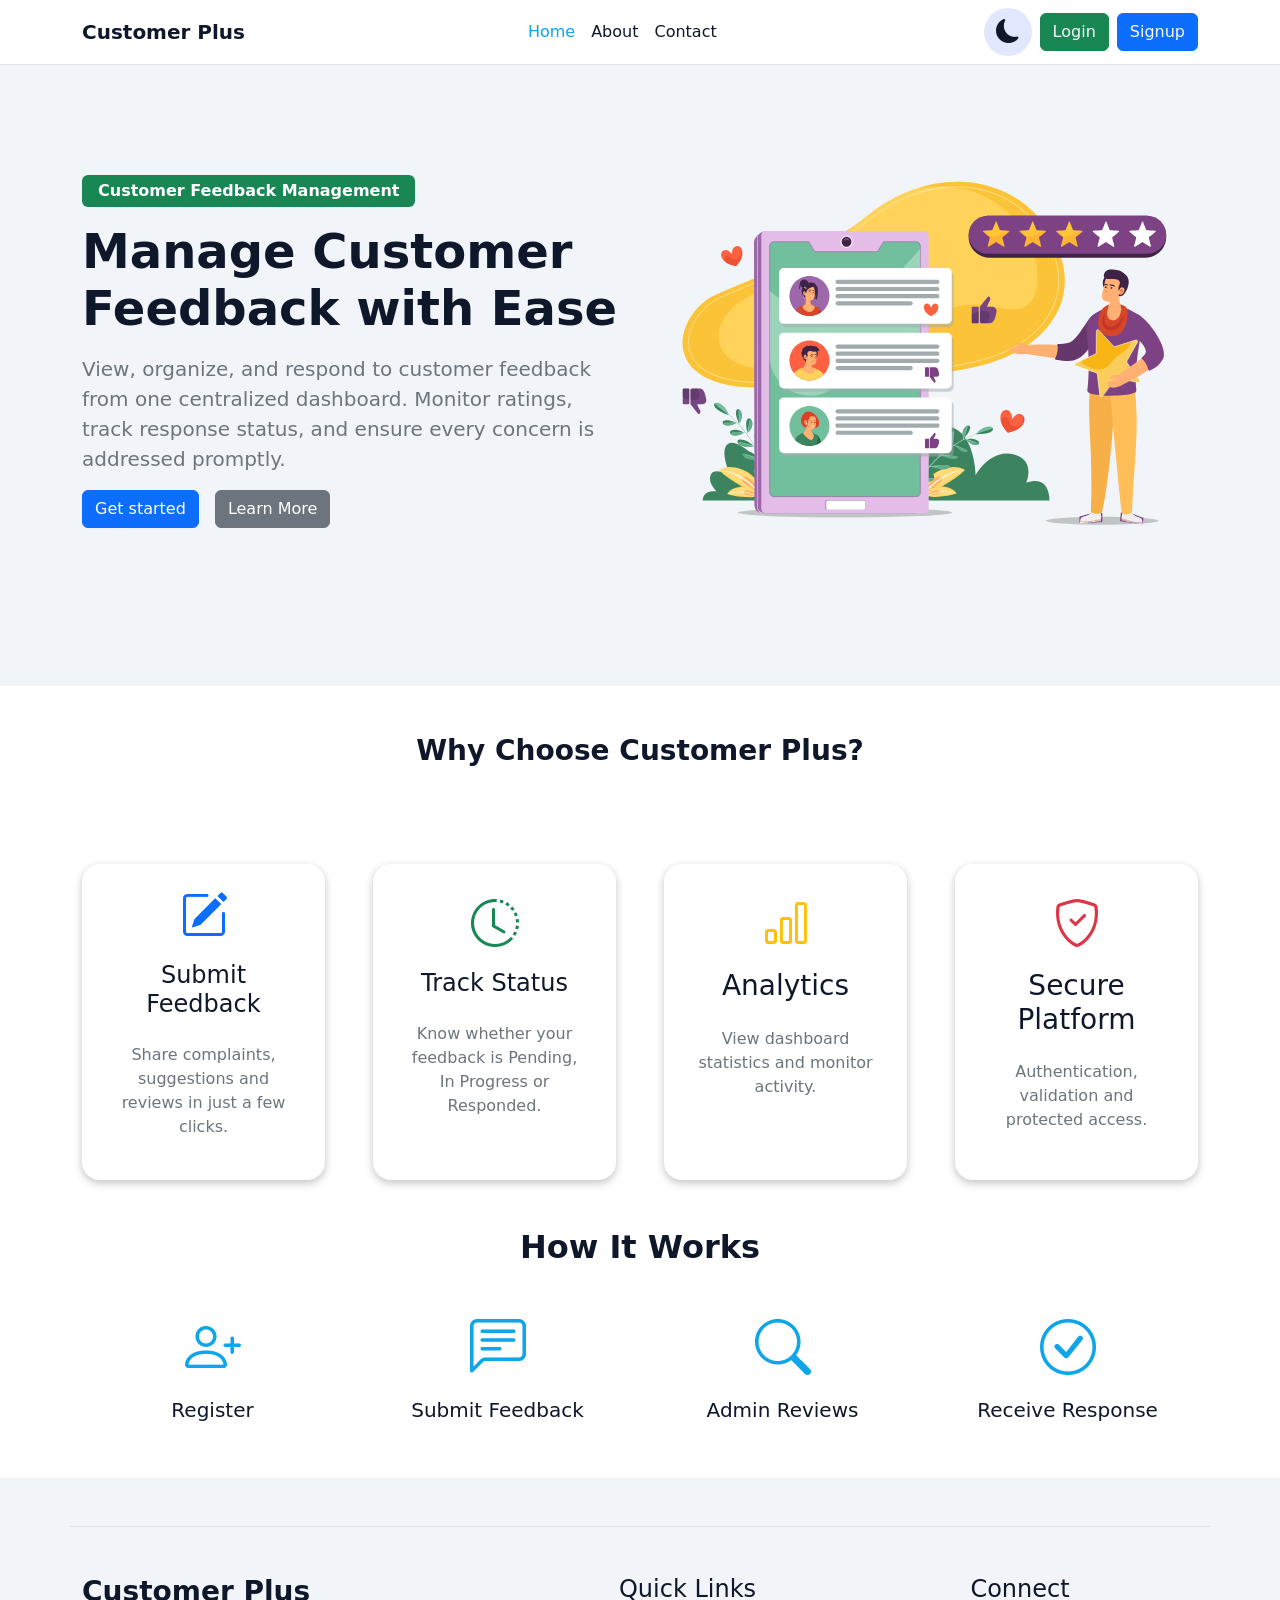
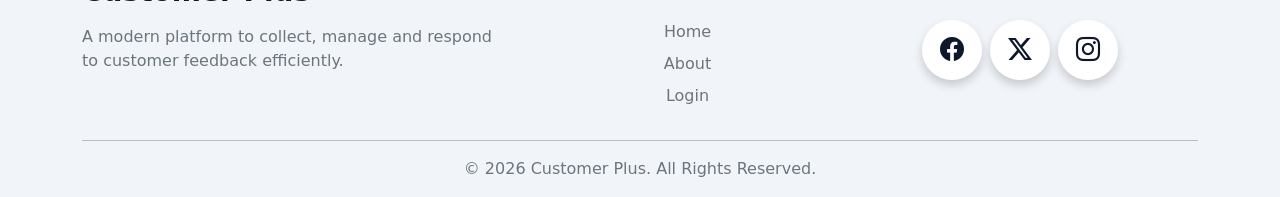
<file: index.html>
<!DOCTYPE html>
<html lang="en">
<head>
    <meta charset="UTF-8">
    <meta name="viewport" content="width=device-width, initial-scale=1.0">
    <title>Customer Plus</title>
    <link rel="shortcut icon" href="assets/icons/favicon.png" type="image/x-icon">
    <link rel="stylesheet" href="styles/styles.css">
    <link href="
    https://cdn.jsdelivr.net/npm/bootstrap-icons@1.13.1/font/bootstrap-icons.min.css
    " rel="stylesheet">
    <link href="https://cdn.jsdelivr.net/npm/bootstrap@5.3.8/dist/css/bootstrap.min.css" rel="stylesheet" integrity="sha384-sRIl4kxILFvY47J16cr9ZwB07vP4J8+LH7qKQnuqkuIAvNWLzeN8tE5YBujZqJLB" crossorigin="anonymous">
</head>


<body class="bg">
<nav class="navbar navbar-expand-lg text surface border-bottom">
    <div class="container">

        <a class="navbar-brand fw-bold" href="#">
            Customer Plus 
        </a>

        <!-- Mobile Controls -->
        <div class="d-flex d-lg-none align-items-center gap-2 ms-auto">
            <button class="btn border-0 icon-bg" id="theme">
                <i class="bi bi-sun-fill fs-4 d-none" id="light"></i>
                <i class="bi bi-moon-fill fs-4" id="dark"></i>
            </button>

            <button class="navbar-toggler text"
                    type="button"
                    data-bs-toggle="collapse"
                    data-bs-target="#navbarMenu">
                <span class="navbar-toggler-icon"></span>
            </button>
        </div>

        <div class="collapse navbar-collapse" id="navbarMenu">

            <ul class="navbar-nav mx-auto text-center">
                <li class="nav-item">
                    <a class="nav-link active fw-medium" href="#">Home</a>
                </li>

                <li class="nav-item">
                    <a class="nav-link  fw-medium" href="#about">About</a>
                </li>

                <li class="nav-item">
                    <a class="nav-link  fw-medium" href="#contact">Contact</a>
                </li>
            </ul>

            <div class="d-flex flex-column flex-lg-row align-items-center gap-2 mt-3 mt-lg-0">

                <!-- Desktop Theme -->
                <button class="btn border-0 icon-bg d-none d-lg-block" id="theme2">
                    <i class="bi bi-sun-fill fs-4 d-none" id="light2"></i>
                    <i class="bi bi-moon-fill fs-4" id="dark2"></i>
                </button>

                <button class="btn btn-success text-light" id="login">
                    <span class="login-text">
                        Login
                    </span>
                    <span class="spinner-border spinner-border-sm d-none login-spinner"></span>
                </button>

                <button class="btn btn-primary text-light" id="register">
                    <span class="register-text">
                        Signup
                    </span>
                    <span class="spinner-border spinner-border-sm d-none register-spinner"></span>
                </button>
            </div>

        </div>

    </div>
</nav>

<div class="container py-5 mt-5 mb-5 ">
    <div class="row justify-content-center align-items-center mb-5">

        <div class="col-lg-6">
            <span class="badge bg-success px-3 py-2 fs-6 mb-3">
                Customer Feedback Management
            </span>

            <h3 class="fw-bold display-5 mb-3 text">
                Manage Customer Feedback with Ease
            </h3>

            <p class="lead text-secondary">
                View, organize, and respond to customer feedback from one centralized dashboard.
                Monitor ratings, track response status, and ensure every concern is addressed promptly.
            </p>
            <div class="btn-container d-flex  gap-3 mt-2">
                <a href="pages/register.html" class="btn btn-primary">Get started</a>
                <a href="#about" class="btn btn-secondary">Learn More</a>
            </div>
        </div>

        <!-- Right Content -->
        <div class="d-none d-md-inline col-lg-6 text-center">
            <img src="assets/svg/Online customer reviews.svg"
                 class="img-fluid img"
                 style="max-height:420px;"
                 alt="Feedback Illustration">
        </div>

    </div>
</div>

<div class="container-fluid surface mt-5 mb-5 pb-5" id="about">
    <div class="container mt-5 pt-4">
        <h3 class="text fw-bold text-center mt-4">Why Choose Customer Plus?</h3>
        <div class="row mt-5 g-5 justify-content-center">
            <div class="col-12 col-md-3">
                <div class="card border-0  h-100 p-3 surface text">
                        <div class="card-body text-center p-2 ">
                            <i class="bi bi-pencil-square display-5 text-primary"></i>
                            <h4 class="mt-3">
                                Submit Feedback
                            </h4>
                            <p class="text-secondary pt-3">Share complaints, suggestions and reviews in just a few clicks.
                            </p>
                        </div>
                    </div>
            </div>

            <div class="col-12 col-md-3">
                <div class="card border-0  h-100 p-3 surface text">
                    <div class="card-body text-center" >
                        <i class="bi bi-clock-history display-5 text-success"></i>
                        <h4 class="mt-3">
                            Track Status
                        </h4>
                        <p class=" text-secondary pt-3">Know whether your feedback is Pending, In Progress or Responded.</p>
                    </div>
                </div>
            </div>

            <div class="col-12 col-md-3">
                <div class="card border-0  h-100 p-3 surface text">
                    <div class="card-body text-center">
                        <i class="bi bi-bar-chart display-5 text-warning"></i>
                        <h3 class="mt-3">Analytics</h3>
                        <p class="pt-3 text-secondary">View dashboard statistics and monitor activity.</p>
                    </div>
                </div>
            </div>

            <div class="col-12 col-md-3">
                <div class="card border-0  text surface h-100 p-3">
                    <div class="card-body text-center">
                        <i class="bi bi-shield-check display-5 text-danger"></i>
                        <h3 class="mt-3">Secure Platform</h3>
                        <p class="text-secondary pt-3">
                            Authentication, validation and protected access.
                        </p>
                    </div>
                </div>
            </div>

        </div>
    </div>


    <!--Flow--> 
    <div class="container">
        <h2 class="mt-4 pt-4 fw-bold text-center text">How It Works</h2>

            <div class="row text-center mt-4 g-4">
                <div class="col-12 col-md-3">
                    <i class="bi bi-person-plus display-4 active"></i>
                    <h5 class="mt-3 text">Register</h5>
                </div>

                <div class="col-12 col-md-3">
                    <i class="bi bi-chat-left-text display-4 active"></i>
                    <h5 class="mt-3 text">Submit Feedback</h5>
                </div>

                <div class="col-12 col-md-3">
                    <i class="bi bi-search display-4 active"></i>
                    <h5 class="mt-3 text">Admin Reviews</h5>
                </div>

                <div class="col-12 col-md-3">
                    <i class="bi bi-check-circle display-4 active"></i>
                    <h5 class="mt-3 text">Receive Response</h5>
                </div>
            </div>
    </div>
    
</div>

<footer class="container border-top mt-5 pt-5 pb-3" id="contact">

    <div class="row gy-4">

        <div class="col-md-5 text-center text-md-start">
            <h3 class="fw-bold text">Customer Plus</h3>

            <p class="text-secondary mt-3">
                A modern platform to collect, manage and respond <br> to customer
                feedback efficiently.
            </p>
        </div>

        <div class="col-md-3 text-center">
            <h4 class="text">Quick Links</h4>

            <ul class="list-unstyled mt-3">
                <li class="mb-2">
                    <a href="#" class="text-secondary text-decoration-none">Home</a>
                </li>

                <li class="mb-2">
                    <a href="#about" class="text-secondary text-decoration-none">About</a>
                </li>

                <li class="mb-2">
                    <a href="pages/login.html" class="text-secondary text-decoration-none">Login</a>
                </li>
            </ul>
        </div>

        <div class="col-md-4 text-center">
            <h4 class="text">Connect</h4>

            <div class="mt-3 d-flex gap-2 justify-content-center">

                <!-- <a href="#" class="btn btn-outline-primary rounded-circle mx-1">
                    <i class="bi bi-facebook"></i>
                </a>

                <a href="#" class="btn btn-outline-info rounded-circle mx-1">
                    <i class="bi bi-twitter-x"></i>
                </a>

                <a href="#" class="btn btn-outline-danger rounded-circle mx-1">
                    <i class="bi bi-instagram"></i>
                </a> -->

                <a href="#" class="text-decoration-none text social-icon"><i class="bi bi-facebook fs-4"></i></a>
                <a href="#" class="text-decoration-none text social-icon"><i class="bi bi-twitter-x fs-4"></i></a>
                <a href="#" class="text-decoration-none text social-icon"><i class="bi bi-instagram fs-4"></i></a>

            </div>


        </div>

    </div>

    <hr class="text">

    <p class="text-secondary text-center mb-0">
        © 2026 Customer Plus. All Rights Reserved.
    </p>

</footer>


<script src="script/script.js"></script>
<script src="script/theme2.js"></script>
<script src="https://cdn.jsdelivr.net/npm/bootstrap@5.3.8/dist/js/bootstrap.bundle.min.js" integrity="sha384-FKyoEForCGlyvwx9Hj09JcYn3nv7wiPVlz7YYwJrWVcXK/BmnVDxM+D2scQbITxI" crossorigin="anonymous"></script>
</body>
</html>
</file>
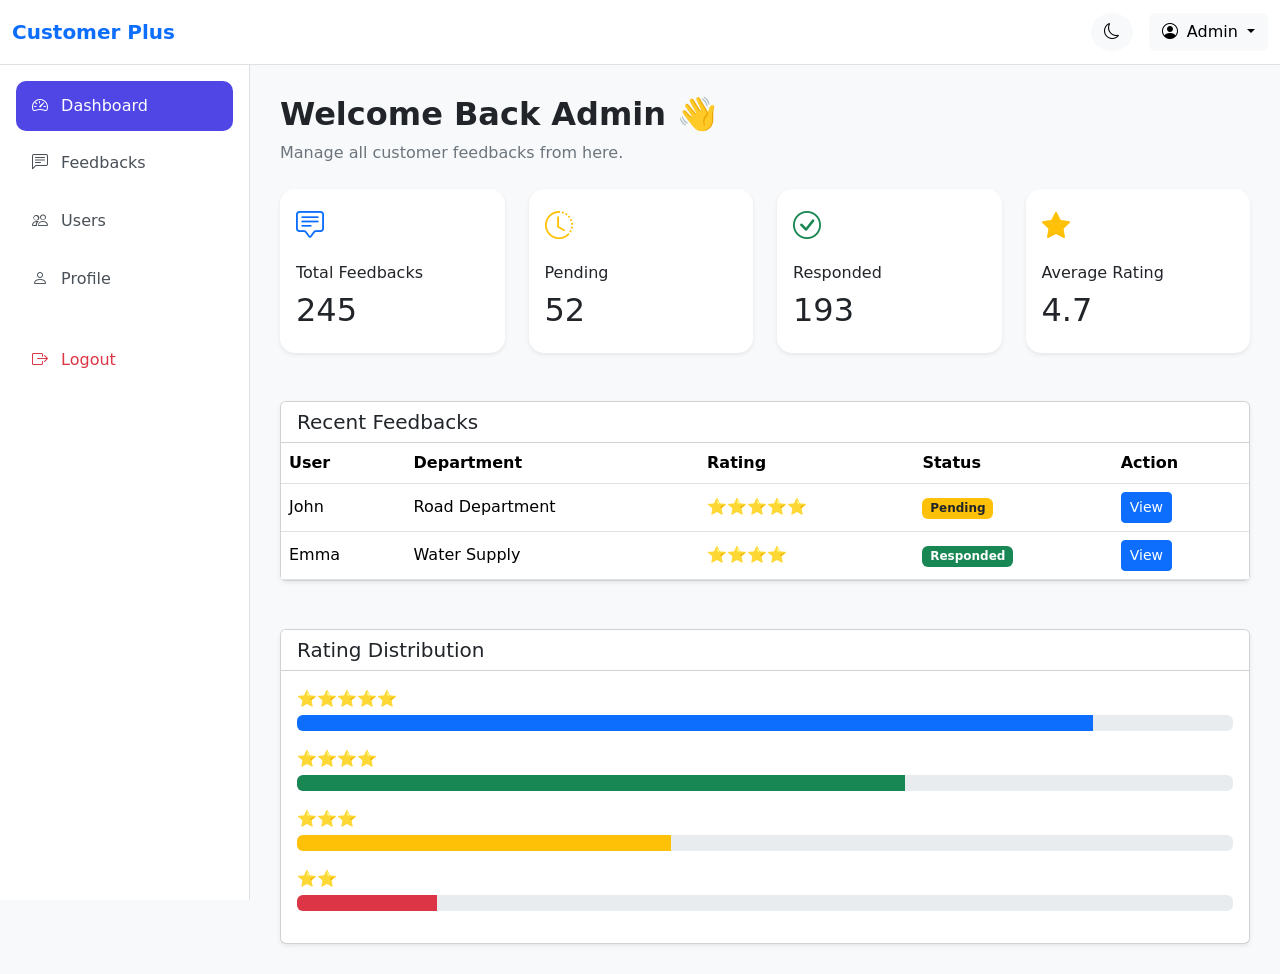
<file: pages/sample.html>
<!DOCTYPE html>
<html lang="en">
<head>
    <meta charset="UTF-8">
    <meta name="viewport" content="width=device-width, initial-scale=1.0">
    <title>Admin Dashboard</title>

    <!-- Bootstrap CSS -->
    <link href="https://cdn.jsdelivr.net/npm/bootstrap@5.3.7/dist/css/bootstrap.min.css" rel="stylesheet">

    <!-- Bootstrap Icons -->
    <link href="https://cdn.jsdelivr.net/npm/bootstrap-icons@1.13.1/font/bootstrap-icons.min.css" rel="stylesheet">

    <style>

        *{
            margin:0;
            padding:0;
            box-sizing:border-box;
        }

        body{
            background:#f8f9fa;
        }

        /* ================= NAVBAR ================= */

        .navbar{
            height:65px;
            z-index:1050;
        }

        /* ================= LAYOUT ================= */

        .wrapper{
            display:flex;
        }

        /* ================= SIDEBAR ================= */

        .sidebar{

            width:250px;
            height:calc(100vh - 65px);

            position:fixed;

            top:65px;
            left:0;

            overflow-y:auto;

            background:#fff;

            border-right:1px solid #dee2e6;

        }

        .sidebar .nav-link{

            color:#495057;

            padding:.8rem 1rem;

            border-radius:10px;

            transition:.2s;

            font-weight:500;

        }

        .sidebar .nav-link:hover{

            background:#eef2ff;

            color:#4F46E5;

        }

        .sidebar .nav-link.active{

            background:#4F46E5;

            color:white;

        }

        /* ================= MAIN ================= */

        .main{

            flex:1;

            margin-left:250px;

            padding:30px;

        }

        /* ================= CARDS ================= */

        .stat-card{

            border:none;

            border-radius:15px;

        }

        .stat-card i{

            font-size:28px;

        }

        /* ================= RESPONSIVE ================= */

        @media(max-width:992px){

            .sidebar{

                display:none;

            }

            .main{

                margin-left:0;

                padding:20px;

            }

        }

    </style>

</head>
<body>

<!-- ================= NAVBAR ================= -->

<nav class="navbar navbar-expand-lg bg-white border-bottom sticky-top">

    <div class="container-fluid">

        <div class="d-flex align-items-center">

            <!-- Mobile Menu -->

            <button
                    class="btn d-lg-none me-2"
                    data-bs-toggle="offcanvas"
                    data-bs-target="#mobileSidebar">

                <i class="bi bi-list fs-3"></i>

            </button>

            <a class="navbar-brand fw-bold text-primary" href="#">

                Customer Plus

            </a>

        </div>

        <div class="d-flex align-items-center gap-3">

            <button class="btn btn-light rounded-circle">

                <i class="bi bi-moon"></i>

            </button>

            <div class="dropdown">

                <button
                        class="btn btn-light dropdown-toggle"
                        data-bs-toggle="dropdown">

                    <i class="bi bi-person-circle me-1"></i>

                    Admin

                </button>

                <ul class="dropdown-menu dropdown-menu-end">

                    <li>

                        <a class="dropdown-item" href="#">

                            <i class="bi bi-person me-2"></i>

                            Profile

                        </a>

                    </li>

                    <li><hr class="dropdown-divider"></li>

                    <li>

                        <a class="dropdown-item text-danger" href="#">

                            <i class="bi bi-box-arrow-right me-2"></i>

                            Logout

                        </a>

                    </li>

                </ul>

            </div>

        </div>

    </div>

</nav>

<!-- ================= WRAPPER ================= -->

<div class="wrapper">

    <!-- ================= SIDEBAR ================= -->

    <aside class="sidebar p-3">



        <ul class="nav flex-column gap-2">

            <li>

                <a href="#" class="nav-link active">

                    <i class="bi bi-speedometer2 me-2"></i>

                    Dashboard

                </a>

            </li>

            <li>

                <a href="#" class="nav-link">

                    <i class="bi bi-chat-left-text me-2"></i>

                    Feedbacks

                </a>

            </li>

            <li>

                <a href="#" class="nav-link">

                    <i class="bi bi-people me-2"></i>

                    Users

                </a>

            </li>

            <li>

                <a href="#" class="nav-link">

                    <i class="bi bi-person me-2"></i>

                    Profile

                </a>

            </li>

            <li class="mt-4">

                <a href="#" class="nav-link text-danger">

                    <i class="bi bi-box-arrow-right me-2"></i>

                    Logout

                </a>

            </li>

        </ul>

    </aside>

    <!-- ================= MAIN ================= -->

    <main class="main">

        <!-- Welcome -->

        <div class="mb-4">

            <h2 class="fw-bold">

                Welcome Back Admin 👋

            </h2>

            <p class="text-secondary">

                Manage all customer feedbacks from here.

            </p>

        </div>

        <!-- Cards -->

        <div class="row g-4 mb-5">

            <div class="col-lg-3 col-md-6">

                <div class="card stat-card shadow-sm">

                    <div class="card-body">

                        <i class="bi bi-chat-square-text text-primary"></i>

                        <h6 class="mt-3">Total Feedbacks</h6>

                        <h2>245</h2>

                    </div>

                </div>

            </div>

            <div class="col-lg-3 col-md-6">

                <div class="card stat-card shadow-sm">

                    <div class="card-body">

                        <i class="bi bi-clock-history text-warning"></i>

                        <h6 class="mt-3">Pending</h6>

                        <h2>52</h2>

                    </div>

                </div>

            </div>

            <div class="col-lg-3 col-md-6">

                <div class="card stat-card shadow-sm">

                    <div class="card-body">

                        <i class="bi bi-check-circle text-success"></i>

                        <h6 class="mt-3">Responded</h6>

                        <h2>193</h2>

                    </div>

                </div>

            </div>

            <div class="col-lg-3 col-md-6">

                <div class="card stat-card shadow-sm">

                    <div class="card-body">

                        <i class="bi bi-star-fill text-warning"></i>

                        <h6 class="mt-3">Average Rating</h6>

                        <h2>4.7</h2>

                    </div>

                </div>

            </div>

        </div>

        <!-- Recent Feedback -->

        <div class="card shadow-sm mb-5">

            <div class="card-header bg-white">

                <h5 class="mb-0">

                    Recent Feedbacks

                </h5>

            </div>

            <div class="table-responsive">

                <table class="table align-middle mb-0">

                    <thead>

                    <tr>

                        <th>User</th>
                        <th>Department</th>
                        <th>Rating</th>
                        <th>Status</th>
                        <th>Action</th>

                    </tr>

                    </thead>

                    <tbody>

                    <tr>

                        <td>John</td>

                        <td>Road Department</td>

                        <td>⭐⭐⭐⭐⭐</td>

                        <td>

                            <span class="badge bg-warning text-dark">

                                Pending

                            </span>

                        </td>

                        <td>

                            <button class="btn btn-primary btn-sm">

                                View

                            </button>

                        </td>

                    </tr>

                    <tr>

                        <td>Emma</td>

                        <td>Water Supply</td>

                        <td>⭐⭐⭐⭐</td>

                        <td>

                            <span class="badge bg-success">

                                Responded

                            </span>

                        </td>

                        <td>

                            <button class="btn btn-primary btn-sm">

                                View

                            </button>

                        </td>

                    </tr>

                    </tbody>

                </table>

            </div>

        </div>

        <!-- Rating Distribution -->

        <div class="card shadow-sm">

            <div class="card-header bg-white">

                <h5 class="mb-0">

                    Rating Distribution

                </h5>

            </div>

            <div class="card-body">

                <p class="mb-1">⭐⭐⭐⭐⭐</p>

                <div class="progress mb-3">

                    <div class="progress-bar" style="width:85%"></div>

                </div>

                <p class="mb-1">⭐⭐⭐⭐</p>

                <div class="progress mb-3">

                    <div class="progress-bar bg-success" style="width:65%"></div>

                </div>

                <p class="mb-1">⭐⭐⭐</p>

                <div class="progress mb-3">

                    <div class="progress-bar bg-warning" style="width:40%"></div>

                </div>

                <p class="mb-1">⭐⭐</p>

                <div class="progress mb-3">

                    <div class="progress-bar bg-danger" style="width:15%"></div>

                </div>

            </div>

        </div>

    </main>

</div>

<!-- ================= MOBILE SIDEBAR ================= -->

<div class="offcanvas offcanvas-start" id="mobileSidebar">

    <div class="offcanvas-header">

        <h5 class="fw-bold">

            Admin Panel

        </h5>

        <button
                class="btn-close"
                data-bs-dismiss="offcanvas">

        </button>

    </div>

    <div class="offcanvas-body">

        <ul class="nav flex-column gap-2">

            <li>

                <a href="#" class="nav-link active">

                    <i class="bi bi-speedometer2 me-2"></i>

                    Dashboard

                </a>

            </li>

            <li>

                <a href="#" class="nav-link">

                    <i class="bi bi-chat-left-text me-2"></i>

                    Feedbacks

                </a>

            </li>

            <li>

                <a href="#" class="nav-link">

                    <i class="bi bi-people me-2"></i>

                    Users

                </a>

            </li>

            <li>

                <a href="#" class="nav-link">

                    <i class="bi bi-person me-2"></i>

                    Profile

                </a>

            </li>

            <li>

                <a href="#" class="nav-link text-danger">

                    <i class="bi bi-box-arrow-right me-2"></i>

                    Logout

                </a>

            </li>

        </ul>

    </div>

</div>

<!-- Bootstrap JS -->

<script src="https://cdn.jsdelivr.net/npm/bootstrap@5.3.7/dist/js/bootstrap.bundle.min.js"></script>

</body>
</html>
</file>
<file: styles/styles.css>
:root{
    --bg: #F1F5F9;
    --surface: #FFFFFF;
    --surface-hover: #F1F5F9;

    --text: #0F172A;
    --text-secondary: #64748B;

    --primary: #4F46E5;
    --primary-hover: #0EA5E9 ;

    --border: #E2E8F0;

    --shadow: rgba(15, 23, 42, 0.08);

    --icon-bg: #E0E7FF;
    --icon-color: #4F46E5;
}

.dark{
    --bg: #0F172A;
    --surface: #1E293B;
    --surface-hover: #334155;

    --text: #F8FAFC;
    --text-secondary: #CBD5E1;

    --primary: #818CF8;
    --primary-hover: #6366F1;

    --border: #475569;

    --shadow: rgba(0, 0, 0, 0.4);

    --icon-bg: #334155;
    --icon-color: #FACC15;
}

.text , .nav-link , .navbar , .navbar-brand{
    color: var(--text) !important;
}

.bg{
    background: var(--bg) !important;
}

.icon-bg{
    background: var(--icon-bg) !important; 
    border-radius: 50% !important; 
    transition: 0.9s;
    color: var(--text) !important;
}

.icon-bg:hover{
    transform: scale(1.1);
}

.surface{
    background: var(--surface) !important;
}

.nav-item a{
    font-size: 16px !important;
}

.active{
    color: var(--primary-hover) !important;
}
.nav-item a:hover{
    color: var(--primary-hover)  !important;
    transition: 0.4s;
}

.card-footer a{
    text-decoration: none; 
    color: var(--text); 

}

.card{
    border: none !important;
    border-radius: 18px !important;
    overflow: hidden; 
    box-shadow: rgba(0, 0, 0, 0.24) 0px 3px 8px;
    transition: 0.5s;
    }

.card-footer{
    border-top: 1px solid var(--border) !important;
    background: var(--surface) !important;
}   

.card:hover{
    transform: translateY(-8px);
    box-shadow: rgba(100, 100, 111, 0.2) 0px 7px 29px 0px;
}



.social-icon{
    width:60px;
    height:60px;
    display:flex;
    justify-content:center;
    align-items:center;
    font-size:26px;

    background:var(--surface);
    color:var(--primary);

    border-radius:50%;
    position:relative;
    z-index:5;

    transition:.3s;

    box-shadow:
        inset 0 0 10px rgba(255,255,255,.2),
        0 5px 10px rgba(0,0,0,.18);
}

.social-icon:hover{
    transform: scale(1.1);
}
</file>
